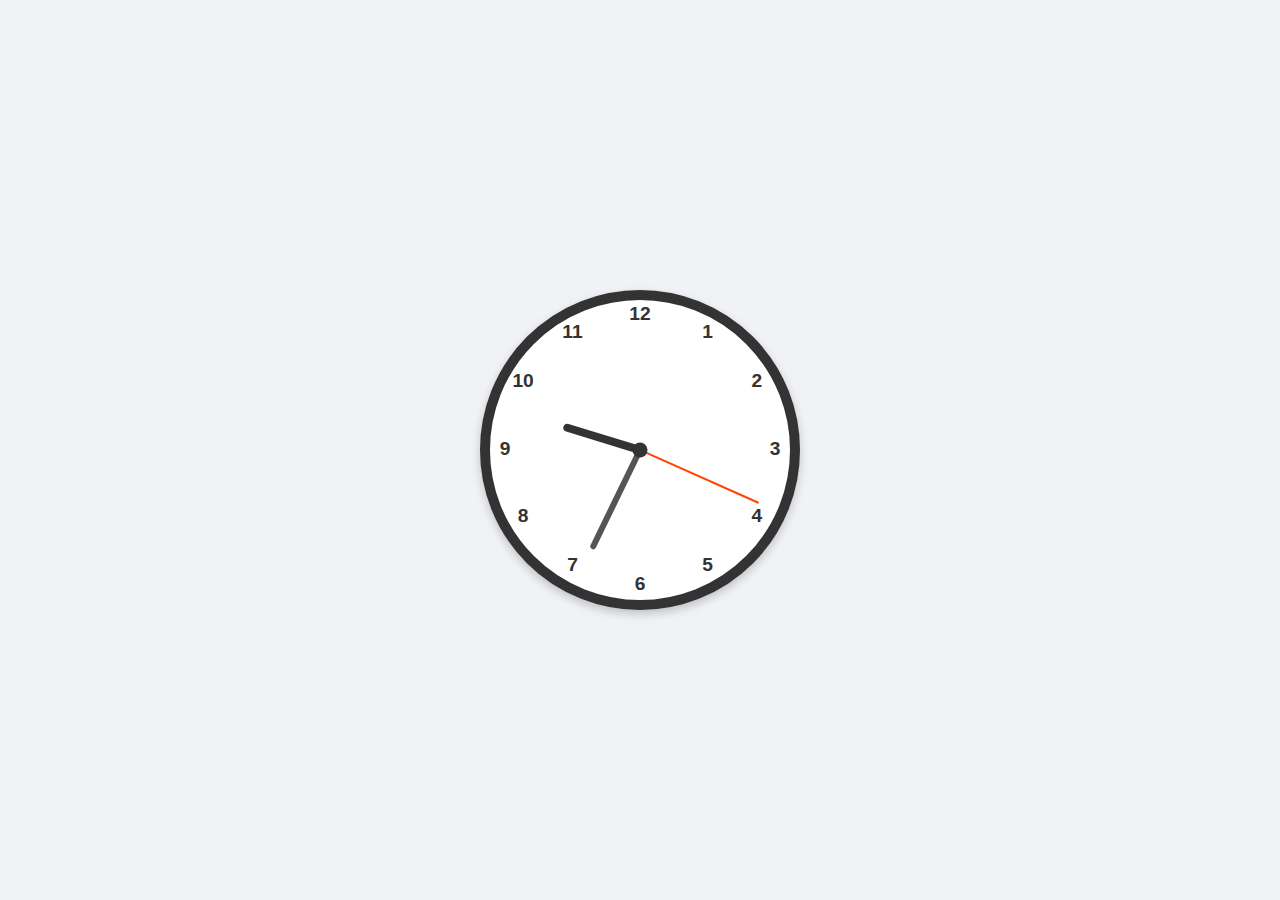
<file: index.html>
<!DOCTYPE html>
<html lang="en">
<head>
    <meta charset="UTF-8">
    <meta name="viewport" content="width=device-width, initial-scale=1.0">
    <title>Correct Analog Clock</title>
    <style>
        body {
            display: flex;
            justify-content: center;
            align-items: center;
            height: 100vh;
            background-color: #f0f2f5;
            margin: 0;
            font-family: Arial, sans-serif;
        }

        .clock {
            width: 300px;
            height: 300px;
            border: 10px solid #333;
            border-radius: 50%;
            position: relative;
            background-color: #ffffff;
            box-shadow: 0 4px 10px rgba(0, 0, 0, 0.2);
        }

        .center-pin {
            width: 15px;
            height: 15px;
            background-color: #333;
            border-radius: 50%;
            position: absolute;
            top: 50%;
            left: 50%;
            transform: translate(-50%, -50%);
            z-index: 10;
        }

        .hand {
            position: absolute;
            bottom: 50%;
            left: 50%;
            transform-origin: bottom;
            background-color: #333;
            border-radius: 5px;
        }

        .hour-hand {
            width: 8px;
            height: 80px;
            background-color: #333;
        }

        .minute-hand {
            width: 6px;
            height: 110px;
            background-color: #555;
        }

        .second-hand {
            width: 2px;
            height: 130px;
            background-color: #ff4500;
        }

        /* Correct radial positioning for the numbers */
        .number-container {
            width: 100%;
            height: 100%;
            position: absolute;
            top: 0;
            left: 0;
        }

        .number {
            position: absolute;
            width: 25px;
            height: 25px;
            text-align: center;
            font-size: 1.2rem;
            font-weight: bold;
            color: #333;
            top: 50%;
            left: 50%;
            transform: translate(-50%, -50%); /* Centers the number initially */
        }
    </style>
</head>
<body>
    <div class="clock">
        <div class="hand hour-hand"></div>
        <div class="hand minute-hand"></div>
        <div class="hand second-hand"></div>
        <div class="center-pin"></div>
        
        <div class="number-container"></div>
    </div>
    
    <script>
        // JavaScript to create and position the numbers and animate the hands
        const numberContainer = document.querySelector('.number-container');
        const clockRadius = 135; // Adjust this value to change the distance of the numbers from the center

        for (let i = 1; i <= 12; i++) {
            const numberDiv = document.createElement('div');
            numberDiv.classList.add('number');
            numberDiv.textContent = i;
            
            // Calculate the angle for each number
            const angle = (i * 30) - 90; // Start at 12 o'clock, 30 degrees per number
            const angleRad = angle * (Math.PI / 180);

            // Calculate x and y coordinates on the circle
            const x = clockRadius * Math.cos(angleRad);
            const y = clockRadius * Math.sin(angleRad);
            
            numberDiv.style.transform = `translate(-50%, -50%) translate(${x}px, ${y}px)`;
            numberContainer.appendChild(numberDiv);
        }

        function updateAnalogClock() {
            const now = new Date();
            const hours = now.getHours() % 12;
            const minutes = now.getMinutes();
            const seconds = now.getSeconds();

            const hourDegrees = (hours * 30) + (0.5 * minutes);
            const minuteDegrees = (minutes * 6) + (0.1 * seconds);
            const secondDegrees = seconds * 6;

            const hourHand = document.querySelector('.hour-hand');
            const minuteHand = document.querySelector('.minute-hand');
            const secondHand = document.querySelector('.second-hand');

            hourHand.style.transform = `translate(-50%, 0) rotate(${hourDegrees}deg)`;
            minuteHand.style.transform = `translate(-50%, 0) rotate(${minuteDegrees}deg)`;
            secondHand.style.transform = `translate(-50%, 0) rotate(${secondDegrees}deg)`;
        }

        setInterval(updateAnalogClock, 1000);
        updateAnalogClock();
    </script>
</body>
</html>
</file>
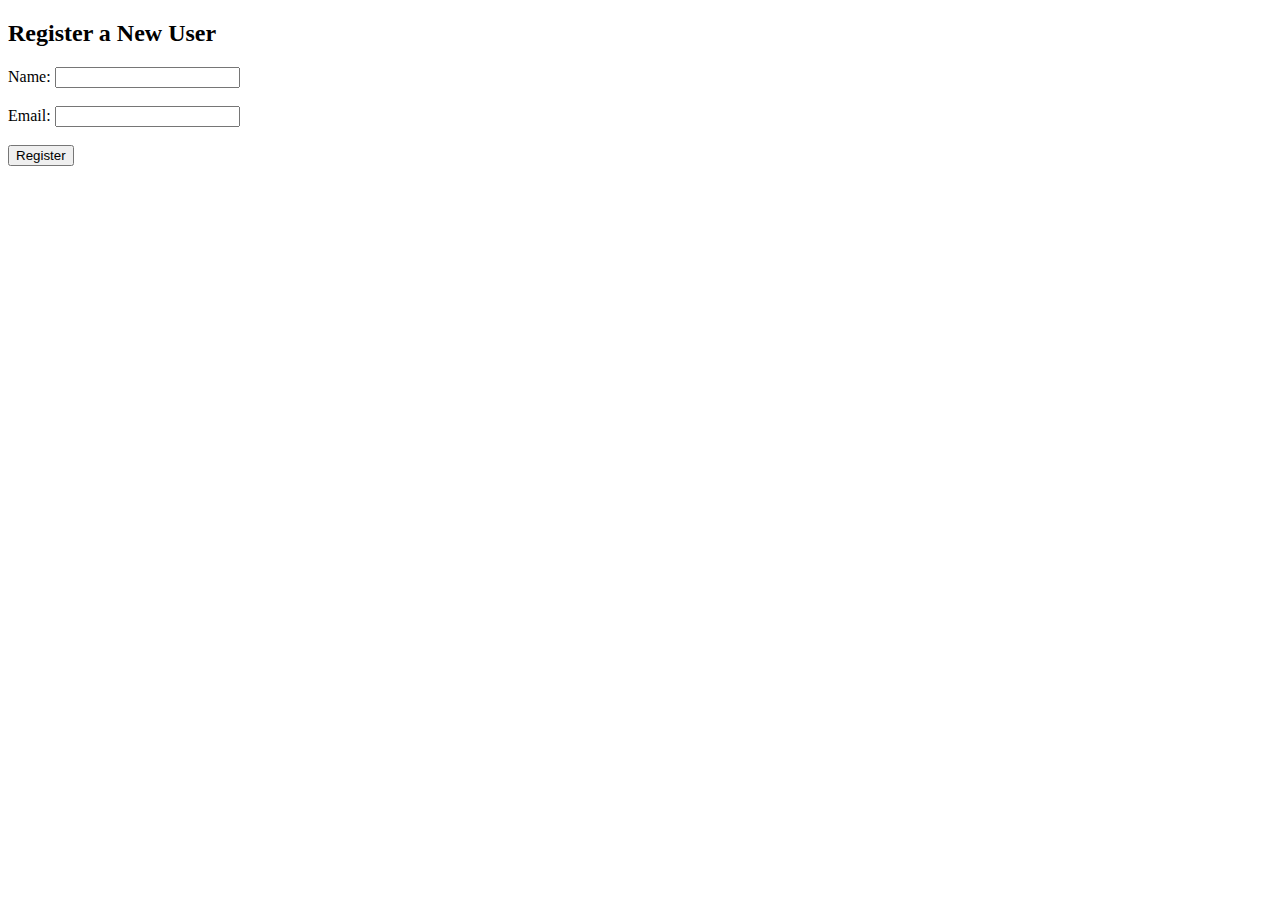
<file: server.html>
<!DOCTYPE html>
<html lang="en">
<head>
    <meta charset="UTF-8">
    <title>User Registration</title>
</head>
<body>
    <h2>Register a New User</h2>
    <form action="register.php" method="POST">
        <label for="name">Name:</label>
        <input type="text" id="name" name="name" required><br><br>
        
        <label for="email">Email:</label>
        <input type="email" id="email" name="email" required><br><br>
        
        <button type="submit">Register</button>
    </form>
</body>
</html>
</file>
